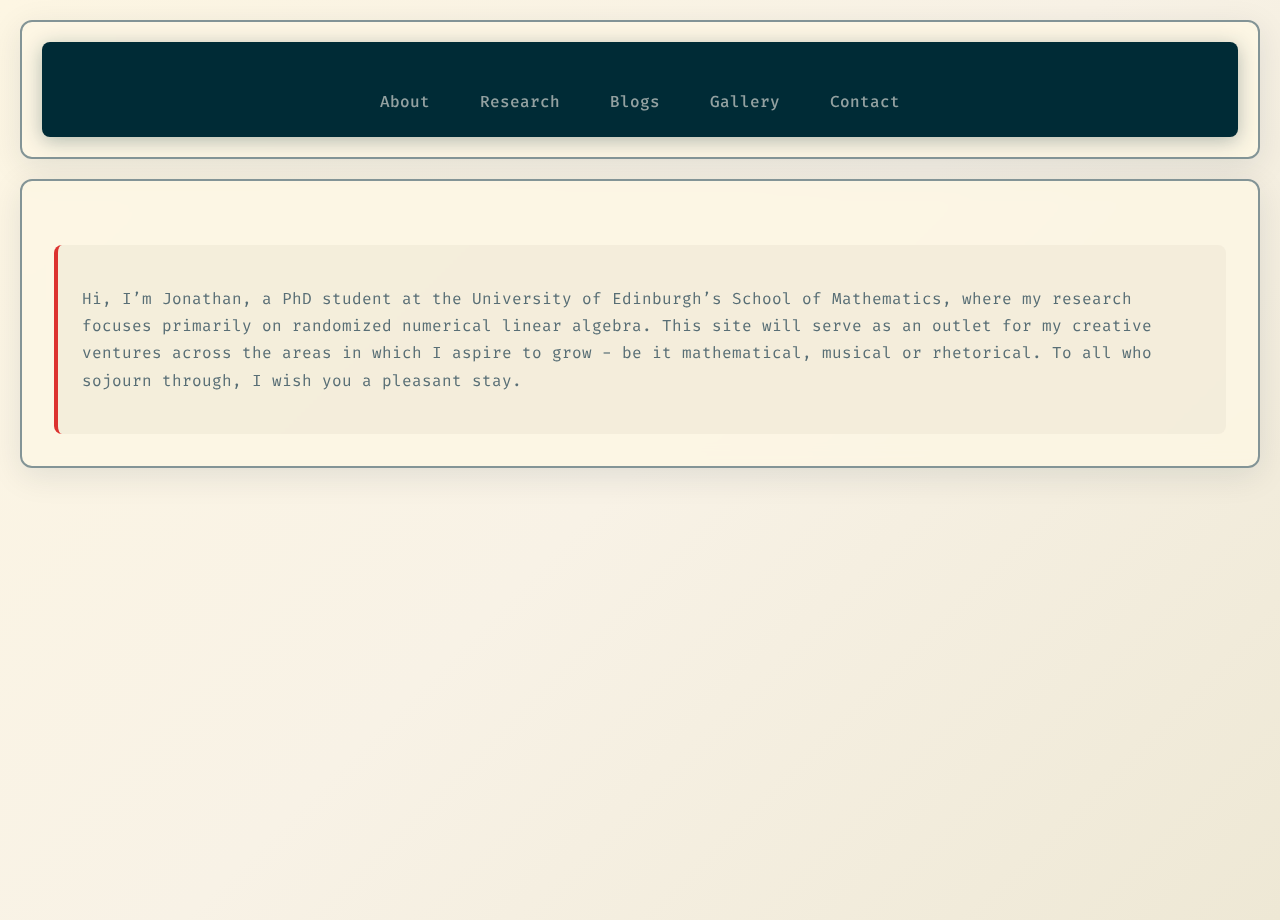
<file: index.html>
<!DOCTYPE html>
<html lang="en">
<head>
  <meta charset="UTF-8" />
  <meta name="viewport" content="width=device-width, initial-scale=1.0"/>
  <title>About</title>
  <link rel="stylesheet" href="style.css" />
</head>
<body>
  <header>
    
<nav>
  <ul>
    <li><a href="index.html">About</a></li>
    <li><a href="research.html">Research</a></li>
    <li><a href="blogs.html">Blogs</a></li>
    <li><a href="gallery.html">Gallery</a></li>
    <li><a href="contact.html">Contact</a></li>
  </ul>
</nav>

    <!-- <h1>Welcome to my Portfolio!</h1> -->
  </header>
  <main>
    <section>
      <p>Hi, I’m Jonathan, a PhD student at the University of Edinburgh’s School of Mathematics, where my research focuses primarily on randomized numerical linear algebra. 
        This site will serve as an outlet for my creative ventures across the areas in which I aspire to grow - be it mathematical, musical or rhetorical. To all who sojourn through, I wish you a pleasant stay. </p>
    </section>
  </main>
</body>
</html>
</file>
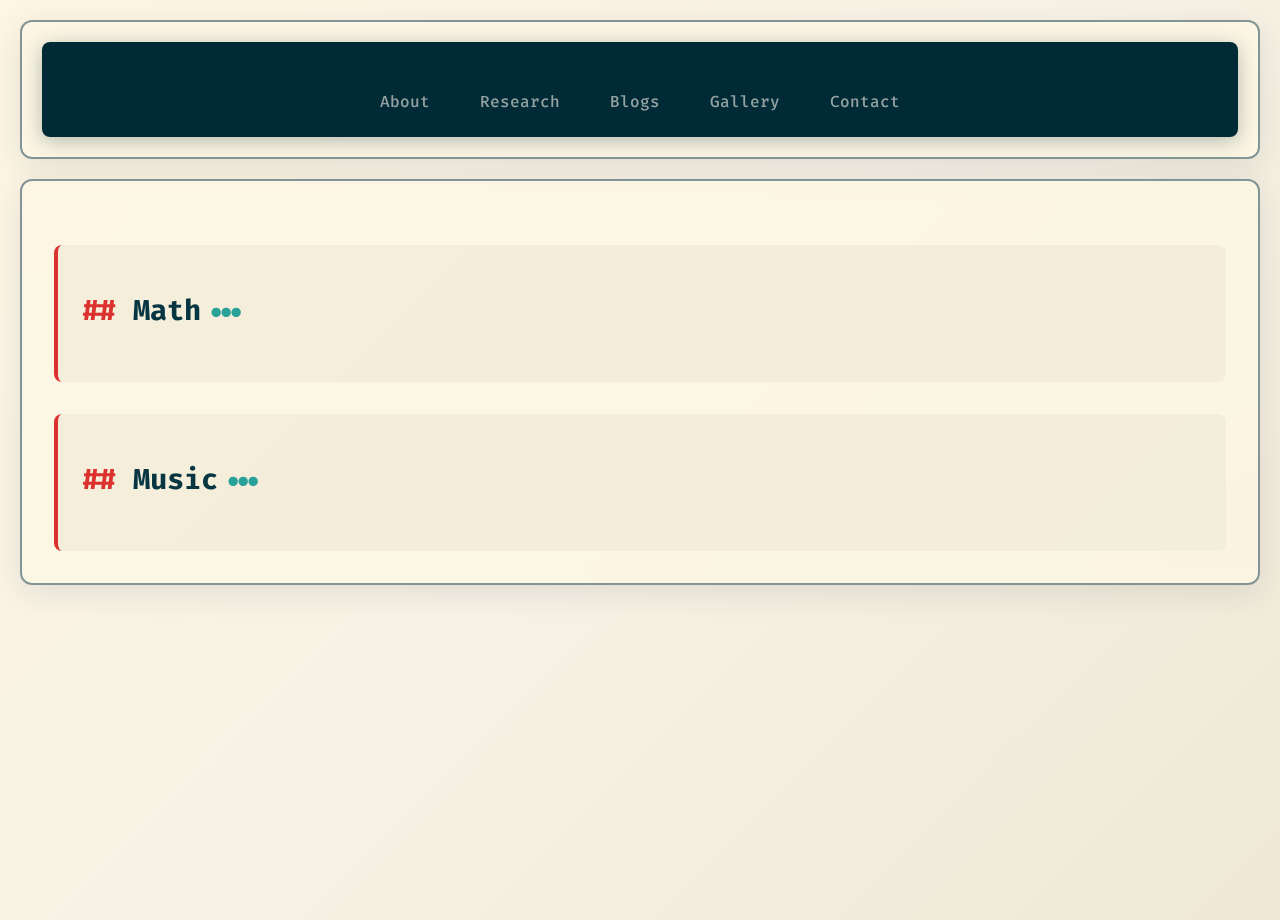
<file: blogs.html>
<!DOCTYPE html> 
<html lang="en">
<head>
  <meta charset="UTF-8" />
  <meta name="viewport" content="width=device-width, initial-scale=1.0"/>
  <title>Blogs</title>
  <link rel="stylesheet" href="style.css" />
  <style>
    /* Container for blog cards */
.blog-list {
  display: flex;
  flex-wrap: wrap;
  gap: 1.5em;
  margin-top: 1em;
  justify-content: flex-start;
}

/* Individual blog card */
.blog-card {
  background: rgba(255, 255, 255, 0.6);
  border: 2px solid var(--base1);
  border-left: 6px solid var(--cyan);
  padding: 1em;
  border-radius: 8px;
  text-decoration: none;
  color: var(--base02);
  flex: 1 1 300px; /* Grow/shrink with min width of 300px */
  max-width: 350px;
  margin: 1rem; /* space between cards without centering each */
  transition: transform 0.3s ease, box-shadow 0.3s ease;
}

/* Hover effect for cards */
.blog-card:hover {
  transform: translateY(-5px);
  box-shadow: 0 8px 20px rgba(42, 161, 152, 0.3);
  border-left-color: var(--red);
}

/* Card heading */
.blog-card h3 {
  margin-top: 0;
  margin-bottom: 0.5em;
  font-size: 1.2em;
}

/* Card description */
.blog-card p {
  margin: 0;
  color: var(--base01);
  font-size: 0.95em;
}

/* Link style for entire card */
a.card-link {
  text-decoration: none;
  color: inherit;
}

/* Remove unwanted vertical line (from prior plugin?) */
a.card-link::after {
  display: none !important;
}




  </style>
</head>
<body>
  <header>
    <nav>
      <ul>
        <li><a href="index.html">About</a></li>
        <li><a href="research.html">Research</a></li>
        <li><a href="blogs.html">Blogs</a></li>
        <li><a href="gallery.html">Gallery</a></li>
        <li><a href="contact.html">Contact</a></li>
      </ul>
    </nav>
  </header>
  <main>

  <!-- <section>
    <h2>Constructive Overthinking</h2>
    <div class="blog-list">
    <a href="blogs/Musical Parable.html" class="card-link">
      <div class="blog-card">
        <h3>Could music be another parable from God?</h3>
        <p>A scrawl on the juxtaposition of the Gospel and Music Theory</p>
      </div>
    </a>
    
  </section> -->


  <section>
    <h2>Math</h2>
    <div class="blog-list">
    
    
  </section>

  <section>
    <h2>Music</h2>
    <div class="blog-list">
  </section>

</main>

</body>
</html>
</file>
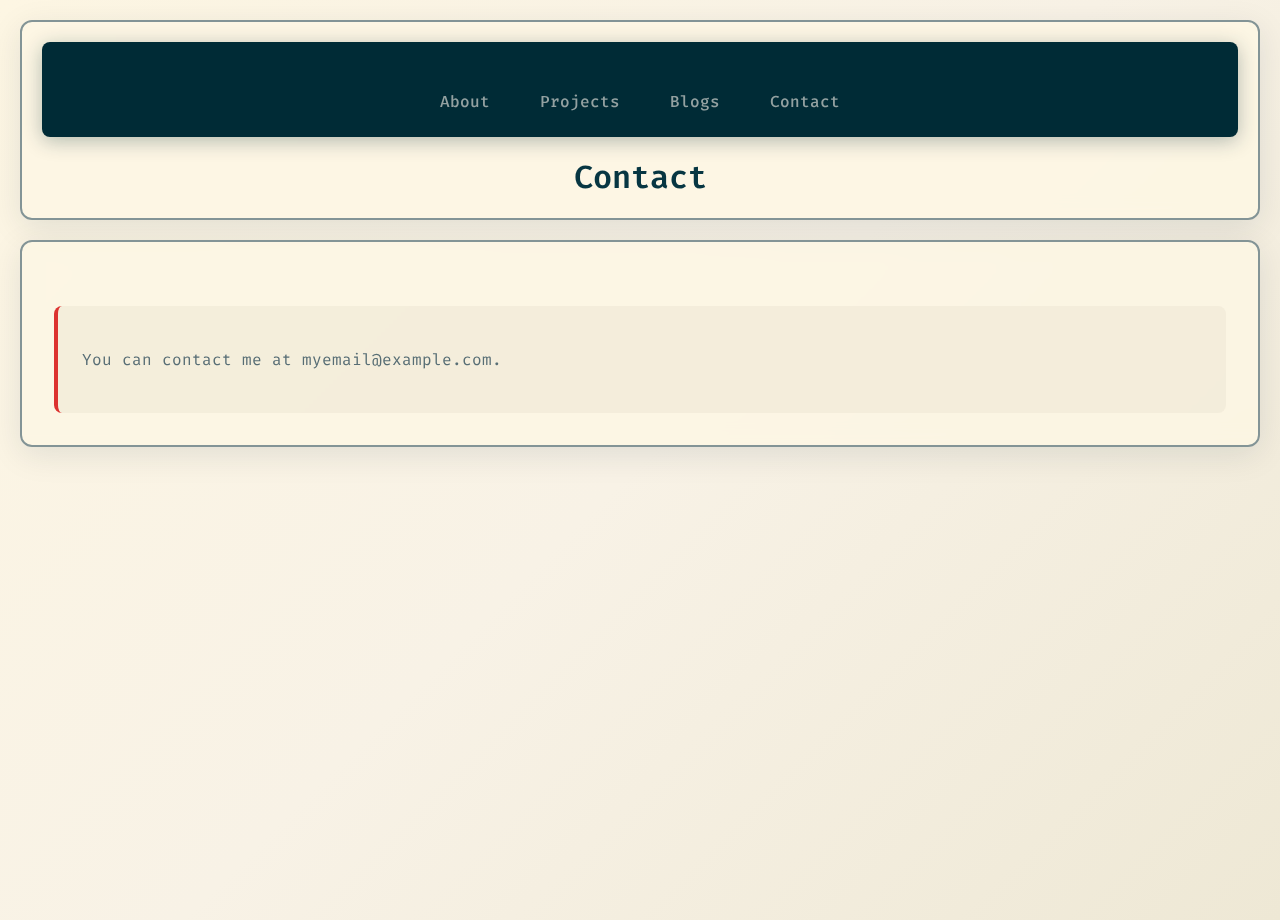
<file: contact.html>
<!DOCTYPE html>
<html lang="en">
<head>
  <meta charset="UTF-8" />
  <meta name="viewport" content="width=device-width, initial-scale=1.0"/>
  <title>Contact</title>
  <link rel="stylesheet" href="style.css" />
</head>
<body>
  <header>
    <nav>
      <ul>
        <li><a href="index.html">About</a></li>
        <li><a href="projects.html">Projects</a></li>
        <li><a href="blogs.html">Blogs</a></li>
        <li><a href="contact.html">Contact</a></li>
      </ul>
    </nav>
    <h1>Contact</h1>
  </header>
  <main>
    <section>
      <p>You can contact me at myemail@example.com.</p>
    </section>
  </main>
</body>
</html>
</file>
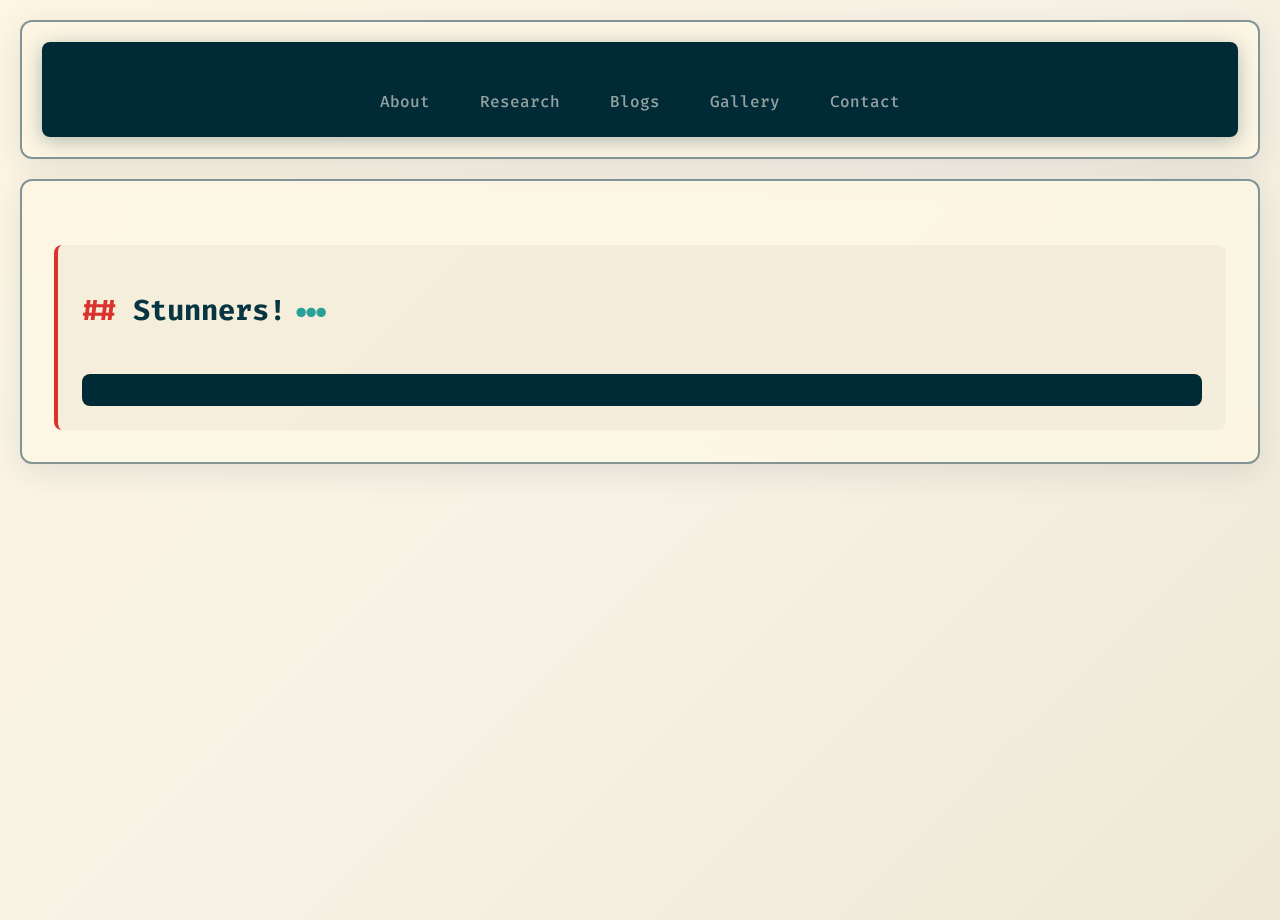
<file: gallery.html>
<!DOCTYPE html>
<html lang="en">
<head>
  <meta charset="UTF-8" />
  <meta name="viewport" content="width=device-width, initial-scale=1.0"/>
  <title>Gallery</title>
  <link rel="stylesheet" href="style.css" />
</head>
<body>
  <header>
    
<nav>
  <ul>
    <li><a href="index.html">About</a></li>
    <li><a href="research.html">Research</a></li>
    <li><a href="blogs.html">Blogs</a></li>
    <li><a href="gallery.html">Gallery</a></li>
    <li><a href="contact.html">Contact</a></li>
  </ul>
</nav>
  </header>
  <main>
    <section>
      <h2>Stunners!</h2>
      <div class="gallery">
        <!-- <img src="images/sample1.jpg" alt="Sample 1" />
        <img src="images/sample2.jpg" alt="Sample 2" />
        <img src="images/sample3.jpg" alt="Sample 3" /> -->
      </div>
    </section>
  </main>
</body>
</html>
</file>
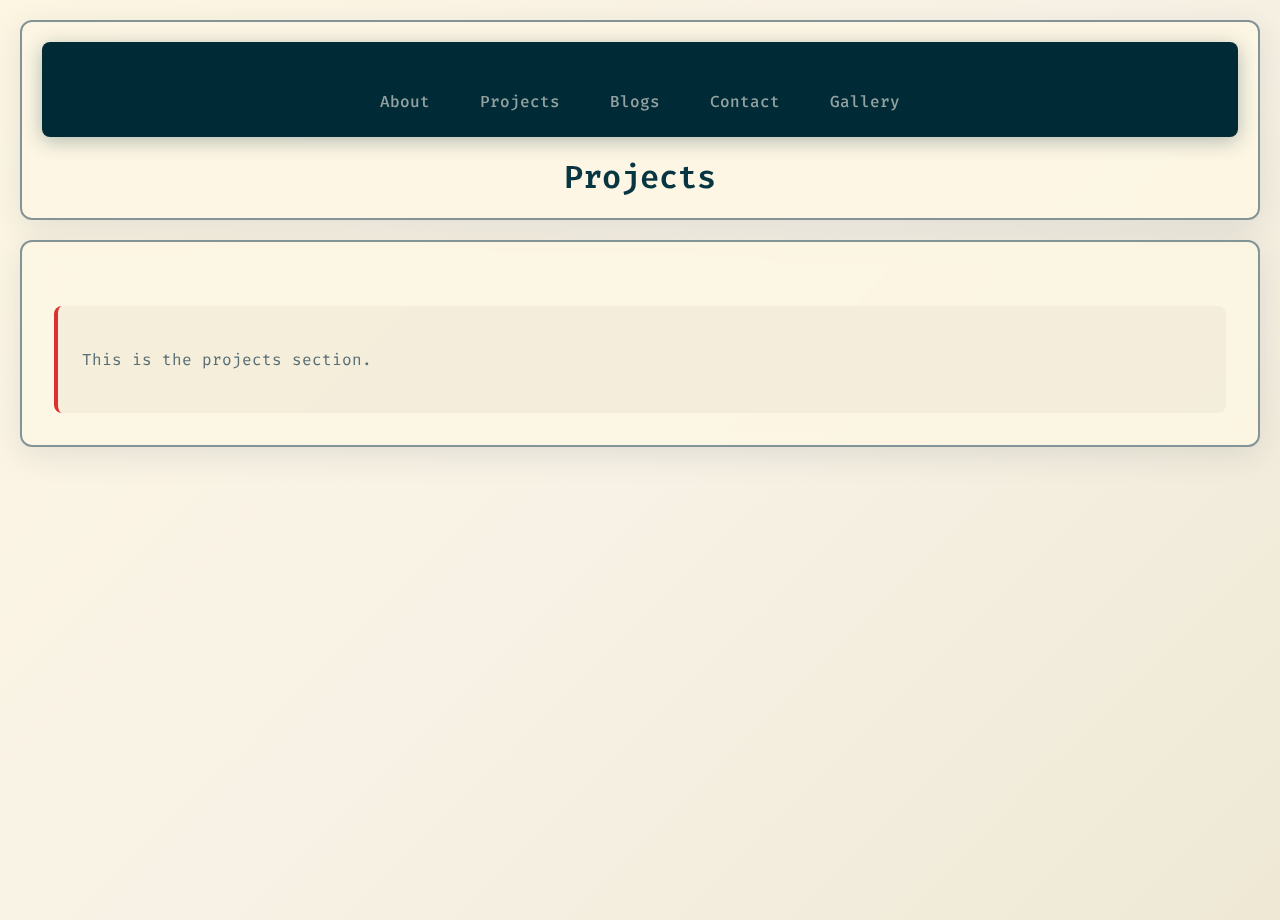
<file: projects.html>
<!DOCTYPE html>
<html lang="en">
<head>
  <meta charset="UTF-8" />
  <meta name="viewport" content="width=device-width, initial-scale=1.0"/>
  <title>Projects</title>
  <link rel="stylesheet" href="style.css" />
</head>
<body>
  <header>
    
<nav>
  <ul>
    <li><a href="index.html">About</a></li>
    <li><a href="projects.html">Projects</a></li>
    <li><a href="blogs.html">Blogs</a></li>
    <li><a href="contact.html">Contact</a></li>
    <li><a href="gallery.html">Gallery</a></li>
  </ul>
</nav>

    <h1>Projects</h1>
  </header>
  <main>
    <section>
      <p>This is the projects section.</p>
    </section>
  </main>
</body>
</html>
</file>
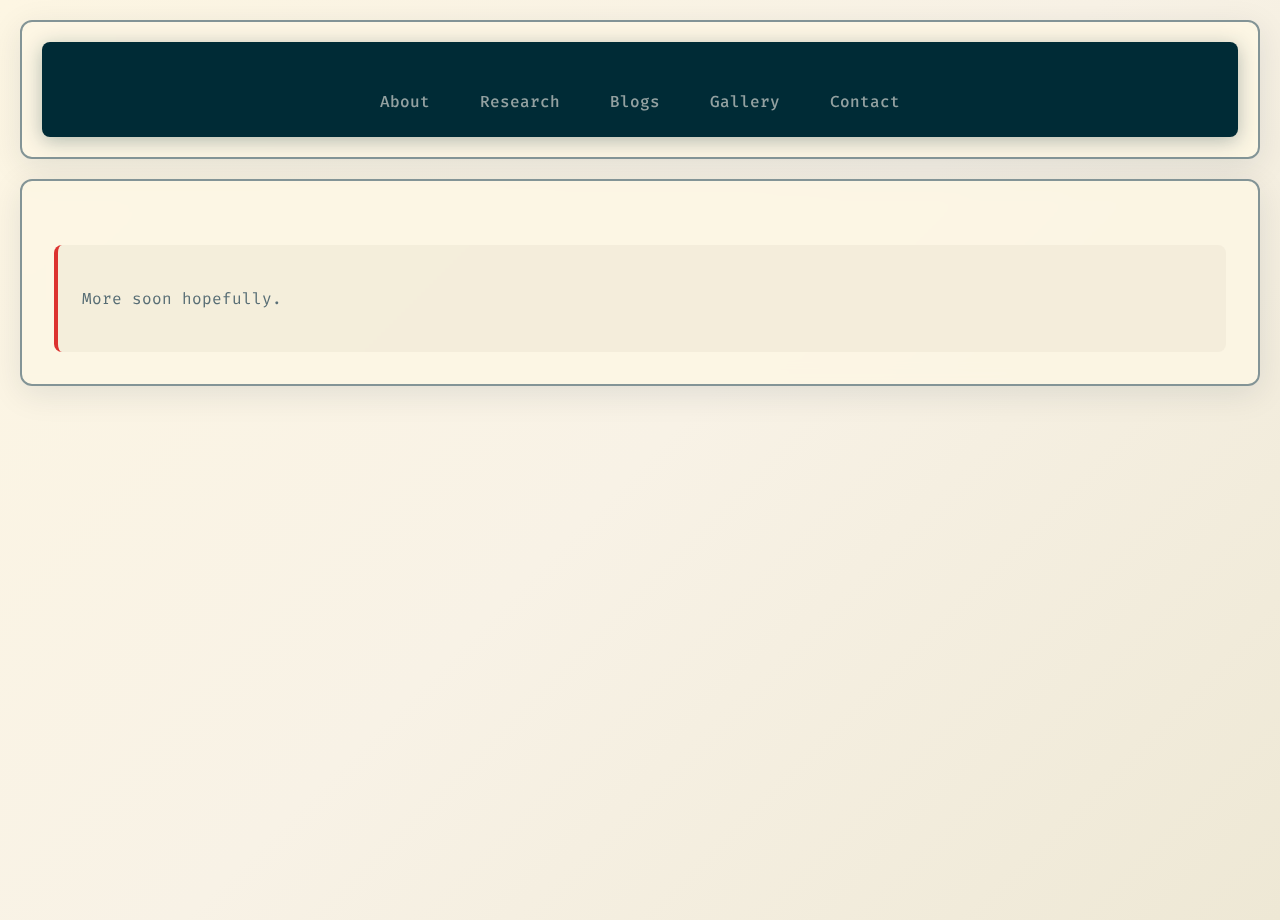
<file: research.html>
<!DOCTYPE html>
<html lang="en">
<head>
  <meta charset="UTF-8" />
  <meta name="viewport" content="width=device-width, initial-scale=1.0"/>
  <title>Projects</title>
  <link rel="stylesheet" href="style.css" />
</head>
<body>
  <header>
    
<nav>
  <ul>
    <li><a href="index.html">About</a></li>
    <li><a href="research.html">Research</a></li>
    <li><a href="blogs.html">Blogs</a></li>
    <li><a href="gallery.html">Gallery</a></li>
    <li><a href="contact.html">Contact</a></li>
  </ul>
</nav>
  </header>
  <main>
    <section>
      <p>More soon hopefully.</p>
    </section>
  </main>
</body>
</html>
</file>
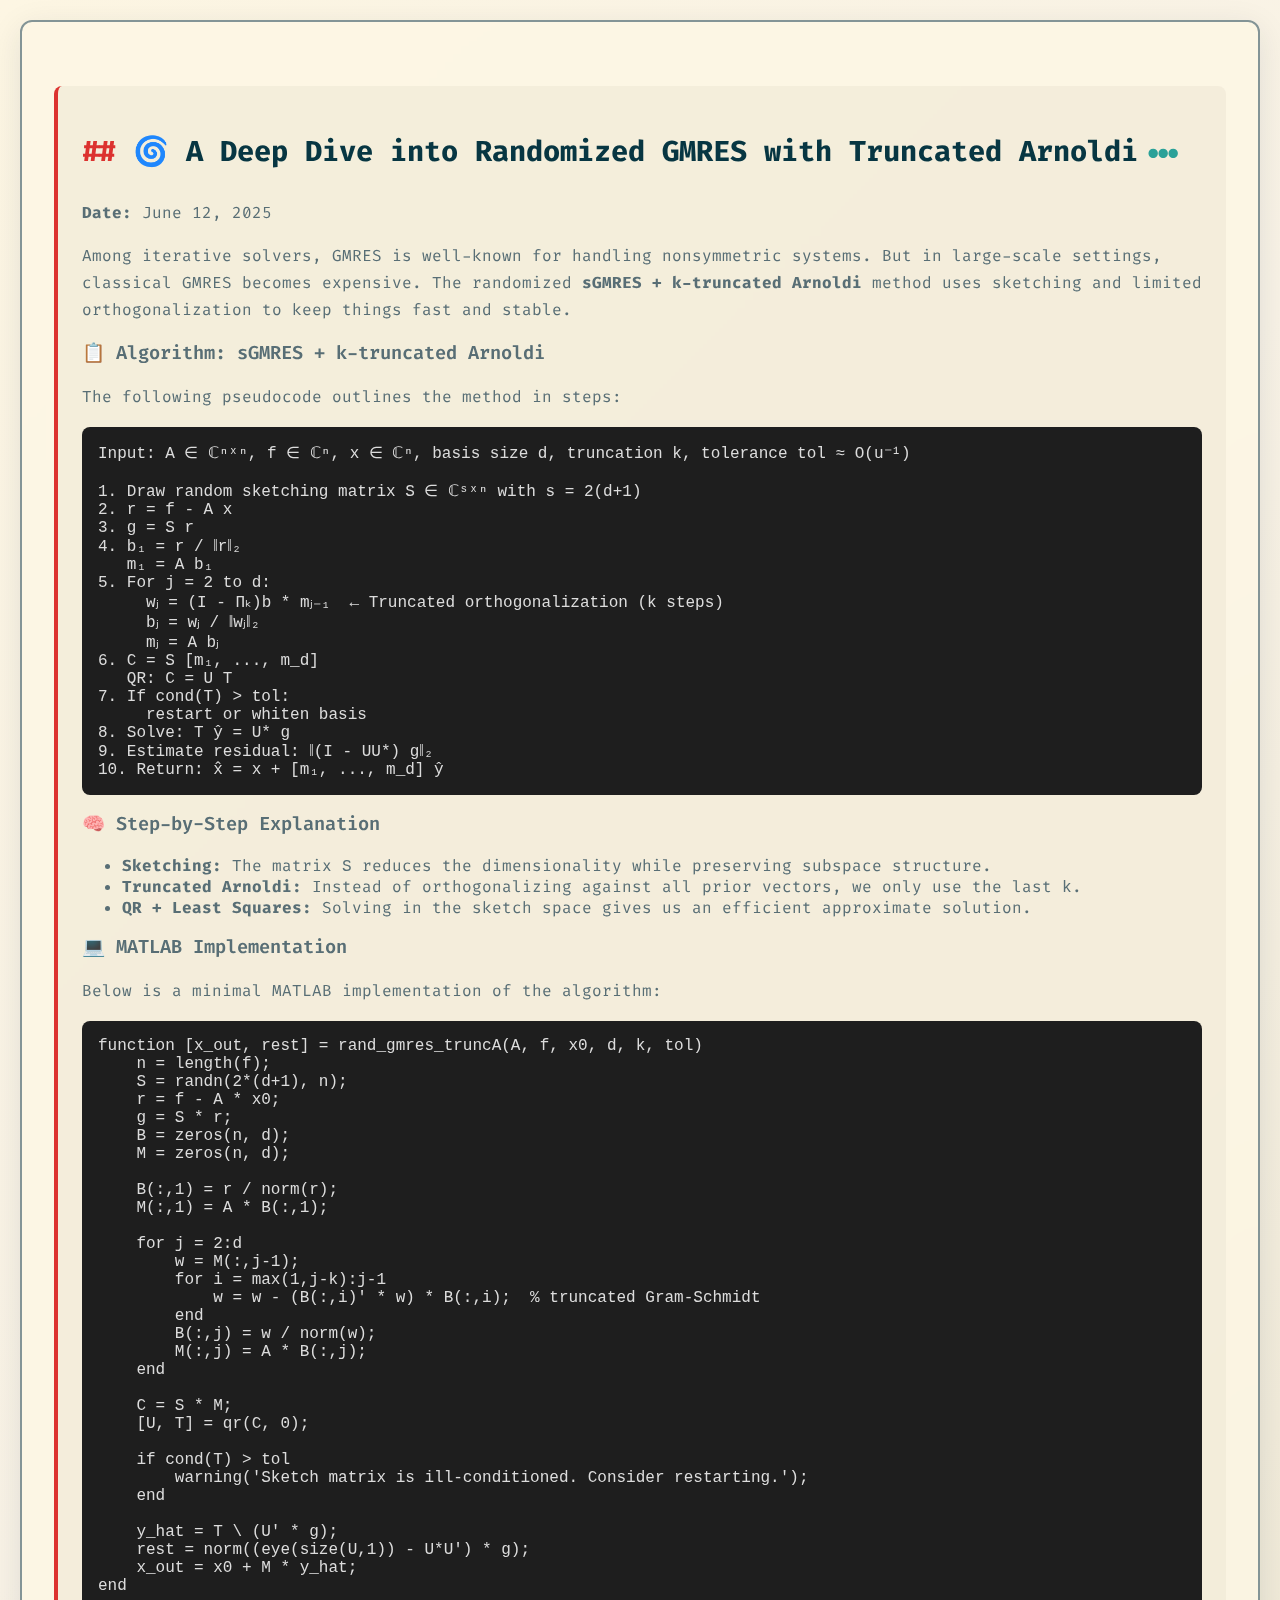
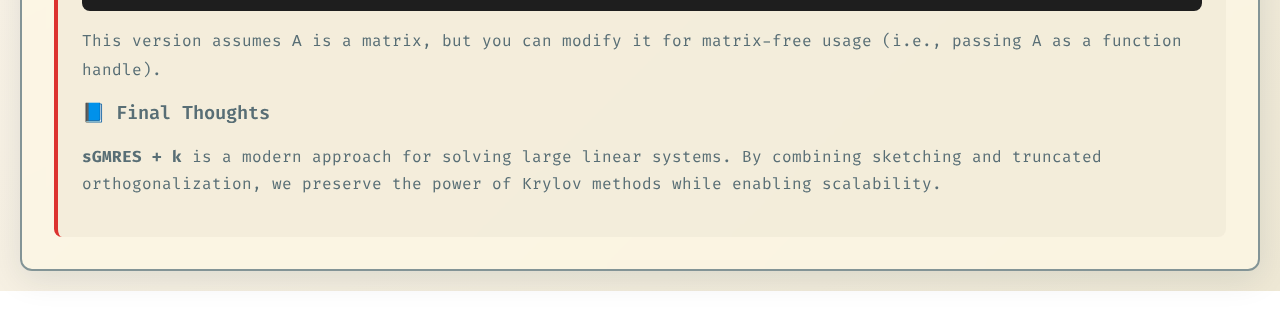
<file: blogs/randgmres.html>
<!DOCTYPE html> 
<html lang="en">
<head>
  <meta charset="UTF-8" />
  <meta name="viewport" content="width=device-width, initial-scale=1.0"/>
  <title>Blogs</title>
  <link rel="stylesheet" href="./../style.css" />
  <style>
    pre code {
      background: #1e1e1e;
      color: #dcdcdc;
      padding: 1em;
      display: block;
      overflow-x: auto;
      border-radius: 8px;
      font-family: Consolas, monospace;
    }
  </style>
</head>
<body>
  <main>
    <section>
      <article>
        <h2>🌀 A Deep Dive into Randomized GMRES with Truncated Arnoldi</h2>
        <p><strong>Date:</strong> June 12, 2025</p>

        <p>Among iterative solvers, GMRES is well-known for handling nonsymmetric systems. But in large-scale settings, classical GMRES becomes expensive. The randomized <strong>sGMRES + k-truncated Arnoldi</strong> method uses sketching and limited orthogonalization to keep things fast and stable.</p>

        <h3>📋 Algorithm: sGMRES + k-truncated Arnoldi</h3>
        <p>The following pseudocode outlines the method in steps:</p>
        <pre><code>Input: A ∈ ℂⁿˣⁿ, f ∈ ℂⁿ, x ∈ ℂⁿ, basis size d, truncation k, tolerance tol ≈ O(u⁻¹)

1. Draw random sketching matrix S ∈ ℂˢˣⁿ with s = 2(d+1)
2. r = f - A x
3. g = S r
4. b₁ = r / ‖r‖₂
   m₁ = A b₁
5. For j = 2 to d:
     wⱼ = (I - Πₖ)b * mⱼ₋₁  ← Truncated orthogonalization (k steps)
     bⱼ = wⱼ / ‖wⱼ‖₂
     mⱼ = A bⱼ
6. C = S [m₁, ..., m_d]
   QR: C = U T
7. If cond(T) > tol:
     restart or whiten basis
8. Solve: T ŷ = U* g
9. Estimate residual: ‖(I - UU*) g‖₂
10. Return: x̂ = x + [m₁, ..., m_d] ŷ
</code></pre>

        <h3>🧠 Step-by-Step Explanation</h3>
        <ul>
          <li><strong>Sketching:</strong> The matrix <code>S</code> reduces the dimensionality while preserving subspace structure.</li>
          <li><strong>Truncated Arnoldi:</strong> Instead of orthogonalizing against all prior vectors, we only use the last <code>k</code>.</li>
          <li><strong>QR + Least Squares:</strong> Solving in the sketch space gives us an efficient approximate solution.</li>
        </ul>

        <h3>💻 MATLAB Implementation</h3>
        <p>Below is a minimal MATLAB implementation of the algorithm:</p>
        <pre><code>function [x_out, rest] = rand_gmres_truncA(A, f, x0, d, k, tol)
    n = length(f);
    S = randn(2*(d+1), n);
    r = f - A * x0;
    g = S * r;
    B = zeros(n, d);
    M = zeros(n, d);

    B(:,1) = r / norm(r);
    M(:,1) = A * B(:,1);

    for j = 2:d
        w = M(:,j-1);
        for i = max(1,j-k):j-1
            w = w - (B(:,i)' * w) * B(:,i);  % truncated Gram-Schmidt
        end
        B(:,j) = w / norm(w);
        M(:,j) = A * B(:,j);
    end

    C = S * M;
    [U, T] = qr(C, 0);

    if cond(T) > tol
        warning('Sketch matrix is ill-conditioned. Consider restarting.');
    end

    y_hat = T \ (U' * g);
    rest = norm((eye(size(U,1)) - U*U') * g);
    x_out = x0 + M * y_hat;
end</code></pre>

        <p>This version assumes <code>A</code> is a matrix, but you can modify it for matrix-free usage (i.e., passing A as a function handle).</p>

        <h3>📘 Final Thoughts</h3>
        <p><strong>sGMRES + k</strong> is a modern approach for solving large linear systems. By combining sketching and truncated orthogonalization, we preserve the power of Krylov methods while enabling scalability.</p>
      </article>
    </section>
  </main>
</body>
</html>
</file>
<file: style.css>
@import url('https://fonts.googleapis.com/css2?family=Fira+Code:wght@300;400;500;600;700&display=swap');

:root {
  --base03: #002b36;
  --base02: #073642;
  --base01: #586e75;
  --base00: #657b83;
  --base0: #839496;
  --base1: #93a1a1;
  --base2: #eee8d5;
  --base3: #fdf6e3;
  --yellow: #b58900;
  --orange: #cb4b16;
  --red: #dc322f;
  --magenta: #d33682;
  --violet: #6c71c4;
  --blue: #268bd2;
  --cyan: #2aa198;
  --green: #859900;
}

* {
  box-sizing: border-box;
}

body {
  font-family: 'Fira Code', monospace;
  font-size: 1rem;
  color: var(--base01);
  margin: 0;
  padding: 0;
  background: linear-gradient(135deg, var(--base3) 0%, #f8f2e6 50%, var(--base2) 100%);
  min-height: 100vh;
  animation: subtleShift 20s ease-in-out infinite;
}

@keyframes subtleShift {
  0%, 100% { background-position: 0% 50%; }
  50% { background-position: 100% 50%; }
}

/* Terminal-style cursor animation */
@keyframes blink {
  0%, 50% { opacity: 1; }
  51%, 100% { opacity: 0; }
}

.cursor::after {
  content: '█';
  color: var(--red);
  animation: blink 1s infinite;
  font-weight: bold;
}

header {
  background: rgba(253, 246, 227, 0.9);
  backdrop-filter: blur(10px);
  border: 2px solid var(--base0);
  border-radius: 12px;
  color: var(--base02);
  text-align: center;
  margin: 20px;
  box-shadow: 0 8px 32px rgba(0, 43, 54, 0.1);
  position: relative;
  overflow: hidden;
  animation: slideInFromTop 0.8s ease-out;
}

@keyframes slideInFromTop {
  from {
    transform: translateY(-100px);
    opacity: 0;
  }
  to {
    transform: translateY(0);
    opacity: 1;
  }
}

header::before {
  content: '';
  position: absolute;
  top: 0;
  left: -100%;
  width: 100%;
  height: 100%;
  background: linear-gradient(90deg, transparent, rgba(42, 161, 152, 0.1), transparent);
  transition: left 3s ease;
}

header:hover::before {
  left: 100%;
}


@keyframes expandLine {
  to { width: 100%; }
}

/* Terminal prompt style navigation */
nav {
  margin: 20px;
  background: var(--base03);
  border-radius: 8px;
  padding: 1em;
  box-shadow: 0 4px 20px rgba(0, 43, 54, 0.3);
  position: relative;
  animation: slideInFromBottom 0.8s ease-out 0.3s both;
}

@keyframes slideInFromBottom {
  from {
    transform: translateY(50px);
    opacity: 0;
  }
  to {
    transform: translateY(0);
    opacity: 1;
  }
}

nav::before {
  color: var(--green);
  font-weight: bold;
  position: absolute;
  left: 1em;
  top: 0.5em;
  font-size: 0.9em;
}

nav ul {
  list-style: none;
  padding: 0;
  margin: 0;
  display: flex;
  justify-content: center;
  padding-top: 1.5em;
  flex-wrap: wrap;
}

nav ul li {
  margin: 0 0.5em;
  position: relative;
}

nav ul li a {
  color: var(--base1);
  text-decoration: none;
  font-weight: 500;
  padding: 8px 16px;
  border-radius: 4px;
  transition: all 0.3s cubic-bezier(0.4, 0, 0.2, 1);
  position: relative;
  display: block;
  border: 1px solid transparent;
}

nav ul li a::before {
  content: '> ';
  color: var(--cyan);
  opacity: 0;
  transform: translateX(-10px);
  transition: all 0.3s ease;
  position: absolute;
  left: -8px;
}

nav ul li a:hover::before {
  opacity: 1;
  transform: translateX(0);
}

nav ul li a:hover {
  color: var(--base3);
  background: rgba(42, 161, 152, 0.2);
  border-color: var(--cyan);
  transform: translateX(8px);
  box-shadow: 0 4px 12px rgba(42, 161, 152, 0.3);
}

main {
  padding: 2em;
  background: rgba(253, 246, 227, 0.8);
  backdrop-filter: blur(10px);
  margin: 20px;
  border-radius: 12px;
  border: 2px solid var(--base0);
  box-shadow: 0 8px 32px rgba(0, 43, 54, 0.1);
  animation: fadeInUp 0.8s ease-out 0.6s both;
}

@keyframes fadeInUp {
  from {
    transform: translateY(30px);
    opacity: 0;
  }
  to {
    transform: translateY(0);
    opacity: 1;
  }
}

section {
  margin-top: 2em;
  padding: 1.5em;
  background: rgba(238, 232, 213, 0.6);
  border-radius: 8px;
  border-left: 4px solid var(--red);
  transition: all 0.3s ease;
  position: relative;
  overflow: hidden;
}

section::before {
  content: '';
  position: absolute;
  top: 0;
  right: 0;
  width: 3px;
  height: 0;
  background: var(--cyan);
  transition: height 0.4s ease;
}

section:hover::before {
  height: 100%;
}

section:hover {
  transform: translateX(8px);
  box-shadow: -4px 4px 20px rgba(220, 50, 47, 0.15);
  border-left-width: 6px;
}

section h2 {
  color: var(--base02);
  font-weight: 700;
  font-size: 1.8em;
  margin-bottom: 0.5em;
  position: relative;
  display: inline-block;
}

section h2::before {
  content: '## ';
  color: var(--red);
  font-weight: bold;
}

section h2::after {
  content: ' ●●●';
  color: var(--cyan);
  font-size: 0.6em;
  vertical-align: middle;
  animation: pulse 2s ease-in-out infinite;
}

@keyframes pulse {
  0%, 100% { opacity: 0.4; }
  50% { opacity: 1; }
}

/* Code block styling for content */
.code-block {
  background: var(--base03);
  color: var(--base1);
  padding: 1em;
  border-radius: 6px;
  font-family: 'Fira Code', monospace;
  margin: 1em 0;
  border-left: 3px solid var(--yellow);
  position: relative;
  overflow-x: auto;
}

.code-block::before {
  content: '1\A2\A3\A4\A5';
  position: absolute;
  left: 0;
  top: 1em;
  width: 2em;
  padding-right: 0.5em;
  color: var(--base01);
  font-size: 0.8em;
  line-height: 1.5;
  text-align: right;
  border-right: 1px solid var(--base01);
  white-space: pre;
}

/* Gallery with terminal-inspired styling */
.gallery {
  display: grid;
  grid-template-columns: repeat(auto-fit, minmax(250px, 1fr));
  gap: 20px;
  margin-top: 2em;
  padding: 1em;
  background: var(--base03);
  border-radius: 8px;
  position: relative;
}

.gallery::before {
  position: absolute;
  top: -2em;
  left: 0;
  color: var(--green);
  font-size: 0.9em;
  font-weight: bold;
}

.gallery img {
  width: 100%;
  max-width: 250px;
  height: 200px;
  object-fit: cover;
  border-radius: 6px;
  border: 2px solid var(--base01);
  transition: all 0.4s cubic-bezier(0.4, 0, 0.2, 1);
  cursor: pointer;
  filter: sepia(20%) saturate(80%);
  position: relative;
  animation: slideInStagger 0.6s ease-out both;
}

.gallery img:nth-child(1) { animation-delay: 0.1s; }
.gallery img:nth-child(2) { animation-delay: 0.2s; }
.gallery img:nth-child(3) { animation-delay: 0.3s; }
.gallery img:nth-child(4) { animation-delay: 0.4s; }
.gallery img:nth-child(5) { animation-delay: 0.5s; }

@keyframes slideInStagger {
  from {
    transform: translateY(30px) scale(0.8);
    opacity: 0;
  }
  to {
    transform: translateY(0) scale(1);
    opacity: 1;
  }
}

.gallery img:hover {
  transform: scale(1.05) rotate(1deg);
  border-color: var(--cyan);
  box-shadow: 0 8px 25px rgba(42, 161, 152, 0.4);
  filter: sepia(0%) saturate(100%);
  z-index: 10;
}

.gallery img::after {
  content: '[' attr(alt) ']';
  position: absolute;
  bottom: -2em;
  left: 0;
  right: 0;
  background: var(--base03);
  color: var(--base1);
  padding: 0.2em 0.5em;
  font-size: 0.8em;
  border-radius: 4px;
  transform: translateY(10px);
  opacity: 0;
  transition: all 0.3s ease;
  text-align: center;
}

.gallery img:hover::after {
  transform: translateY(0);
  opacity: 1;
}

/* Terminal scrollbar */
::-webkit-scrollbar {
  width: 12px;
}

::-webkit-scrollbar-track {
  background: var(--base02);
  border-radius: 6px;
}

::-webkit-scrollbar-thumb {
  background: linear-gradient(180deg, var(--cyan), var(--blue));
  border-radius: 6px;
  border: 2px solid var(--base02);
}

::-webkit-scrollbar-thumb:hover {
  background: linear-gradient(180deg, var(--green), var(--cyan));
}

/* Buttons and interactive elements */
button, input[type="submit"] {
  background: var(--base03);
  border: 2px solid var(--cyan);
  color: var(--base1);
  padding: 12px 24px;
  border-radius: 6px;
  font-family: 'Fira Code', monospace;
  font-weight: 500;
  cursor: pointer;
  transition: all 0.3s ease;
  position: relative;
  overflow: hidden;
}

button::before, input[type="submit"]::before {
  content: '> ';
  color: var(--cyan);
  font-weight: bold;
}

button:hover, input[type="submit"]:hover {
  background: var(--cyan);
  color: var(--base03);
  transform: translateY(-2px);
  box-shadow: 0 6px 20px rgba(42, 161, 152, 0.4);
}

button:active, input[type="submit"]:active {
  transform: translateY(0);
  box-shadow: 0 2px 8px rgba(42, 161, 152, 0.4);
}

/* Links styling */
a {
  color: var(--blue);
  text-decoration: none;
  position: relative;
  transition: color 0.3s ease;
}

a::after {
  content: '';
  position: absolute;
  bottom: -2px;
  left: 0;
  width: 0;
  height: 2px;
  background: var(--red);
  transition: width 0.3s ease;
}

a:hover {
  color: var(--red);
}

a:hover::after {
  width: 100%;
}

/* Typography enhancements */
h1, h2, h3 {
  font-weight: 600;
  line-height: 1.2;
}

p {
  line-height: 1.7;
  margin-bottom: 1em;
}

/* Add some fun ASCII art elements */
.ascii-decoration::before {
  content: '╭──────────────────────────────────────╮\A│              Welcome!              │\A╰──────────────────────────────────────╯';
  display: block;
  font-family: monospace;
  color: var(--base01);
  font-size: 0.7em;
  margin-bottom: 1em;
  white-space: pre;
  text-align: center;
}

/* Responsive design */
@media (max-width: 768px) {
  body {
    font-size: 0.9rem;
  }
  
  header h1 {
    font-size: 2em;
  }
  
  nav::before {
    position: static;
    display: block;
    margin-bottom: 0.5em;
  }
  
  nav ul {
    padding-top: 0;
    flex-direction: column;
    align-items: center;
  }
  
  nav ul li {
    margin: 0.2em 0;
  }
  
  .gallery {
    grid-template-columns: repeat(auto-fit, minmax(200px, 1fr));
    gap: 15px;
  }
  
  section h2::after {
    display: none;
  }
}
</file>
